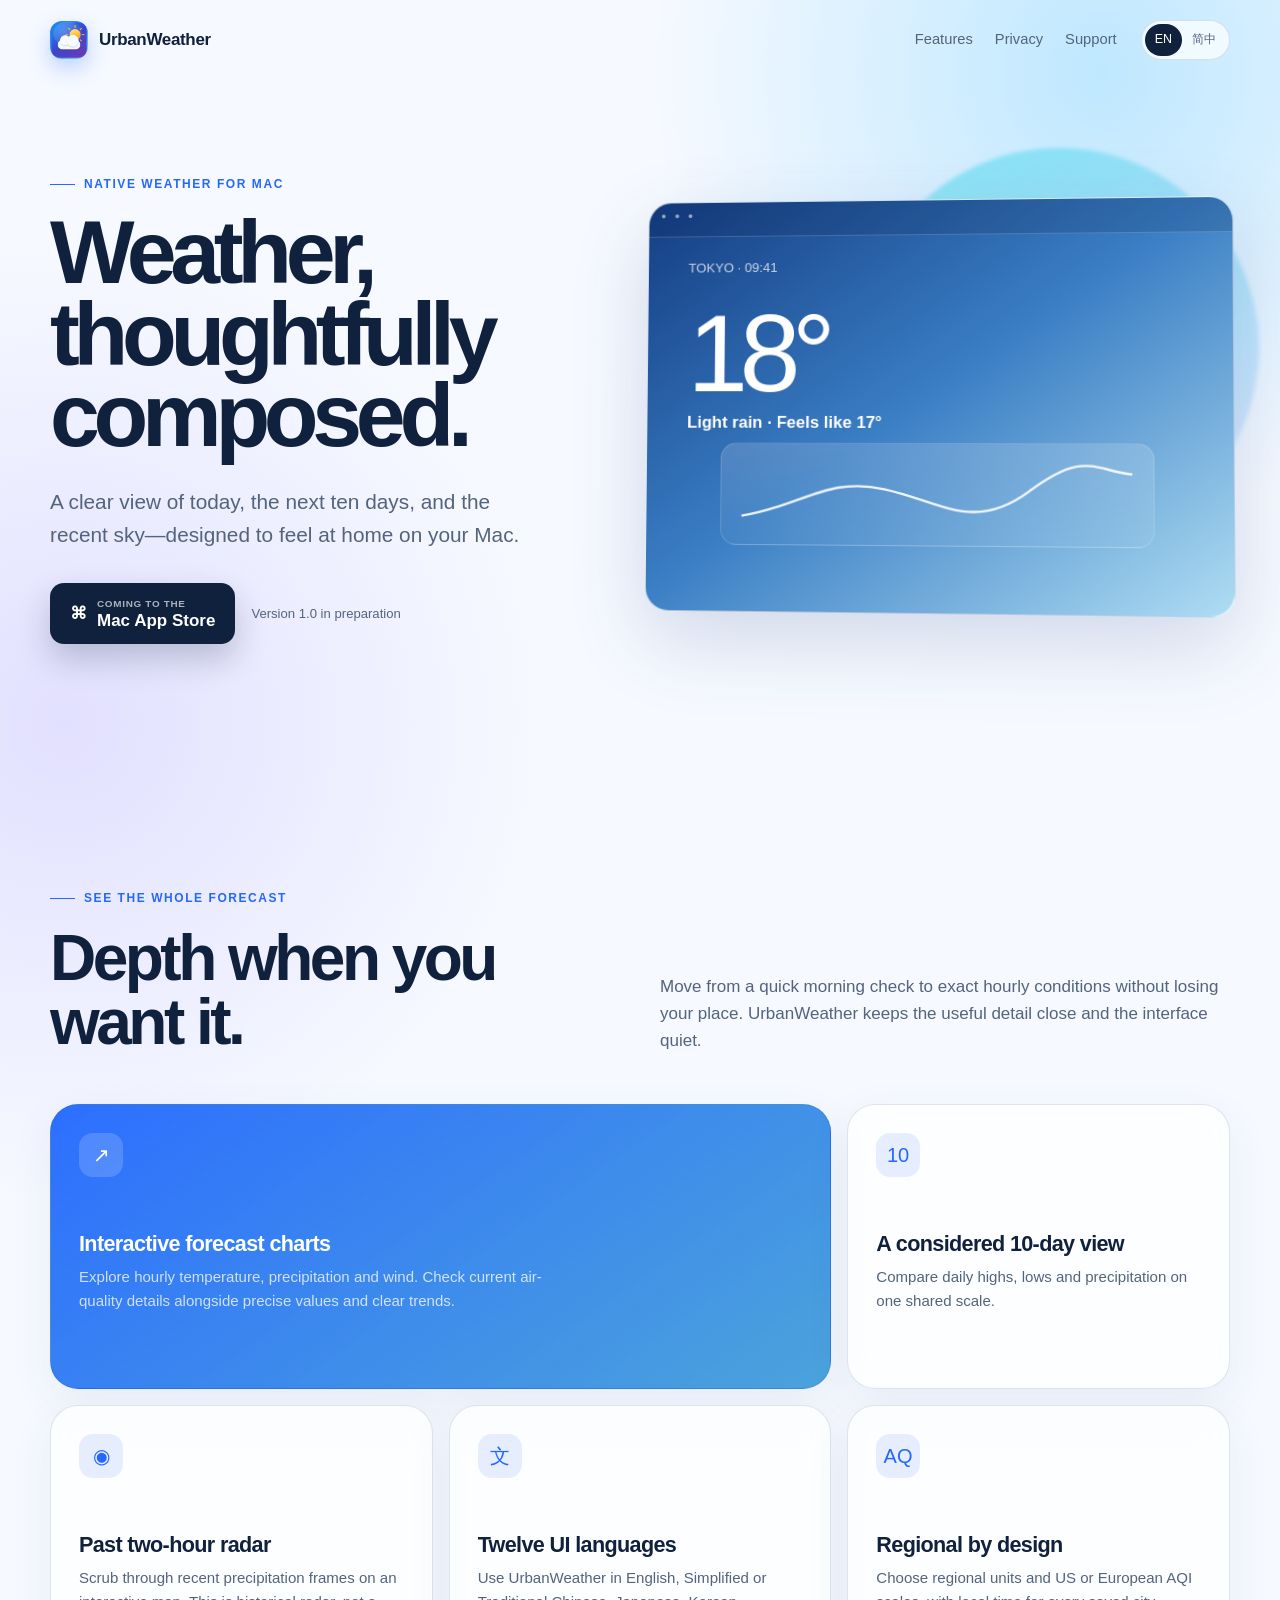
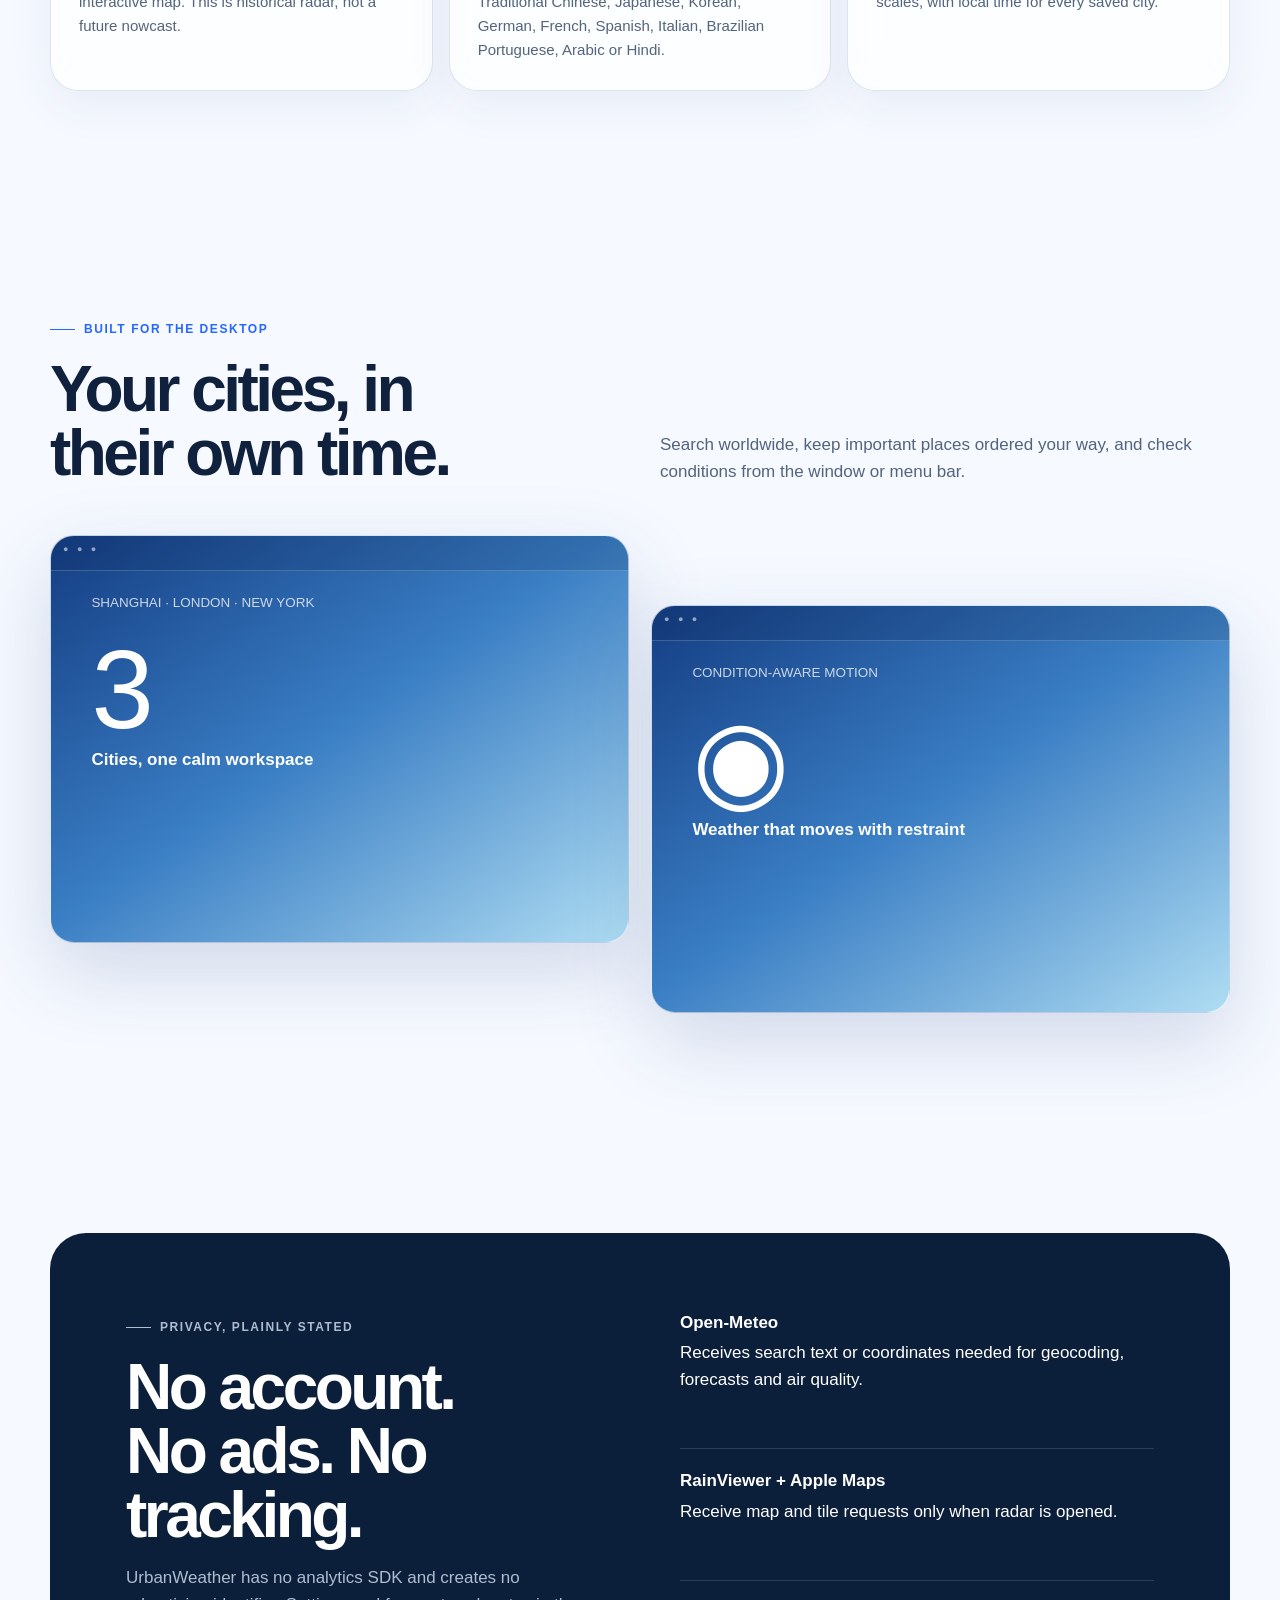
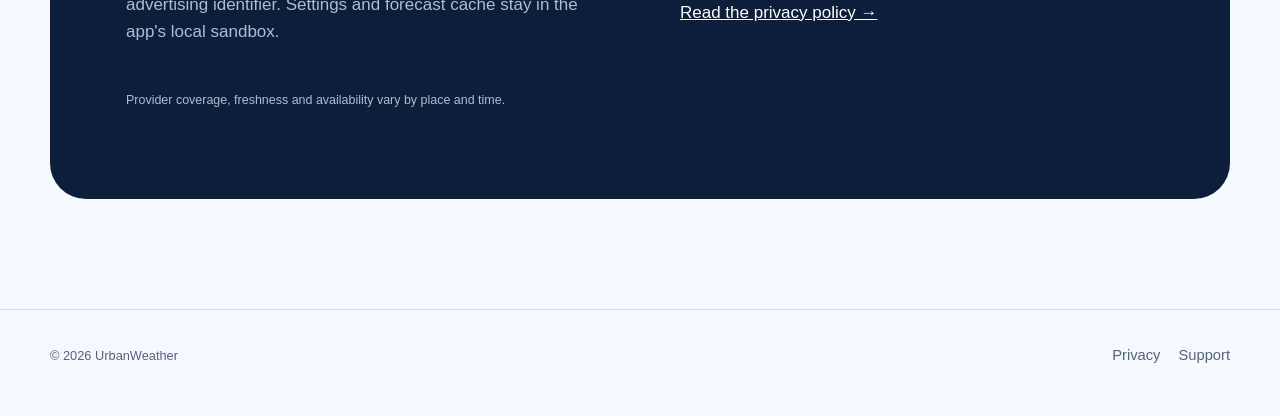
<file: index.html>
<!doctype html>
<html lang="en" data-language="en">
<head>
  <meta charset="utf-8">
  <meta name="viewport" content="width=device-width, initial-scale=1">
  <meta name="description" content="UrbanWeather is a focused Mac weather app with 10-day forecasts, interactive charts, historical radar, and regional detail.">
  <meta name="theme-color" content="#10213d">
  <meta property="og:type" content="website">
  <meta property="og:title" content="UrbanWeather for Mac">
  <meta property="og:description" content="Clear forecasts, historical radar, and global detail in a calm native Mac app.">
  <title data-title-en="UrbanWeather — Weather, thoughtfully composed" data-title-zh="都市天气 — 从容掌握天气">UrbanWeather — Weather, thoughtfully composed</title>
  <link rel="stylesheet" href="styles.css">
  <script type="application/ld+json">{"@context":"https://schema.org","@type":"SoftwareApplication","name":"UrbanWeather","alternateName":"都市天气","applicationCategory":"WeatherApplication","operatingSystem":"macOS","description":"A native Mac weather app with 10-day forecasts, interactive charts, historical precipitation radar and regional presentation."}</script>
  <script src="app.js" defer></script>
</head>
<body>
  <a class="skip-link" href="#main-content"><span lang="en">Skip to content</span><span lang="zh-CN">跳到主要内容</span></a>
  <header class="site-header"><nav class="nav shell" aria-label="Primary navigation"><a class="brand" href="index.html"><span class="brand-mark" aria-hidden="true">☀</span><span lang="en">UrbanWeather</span><span lang="zh-CN">都市天气</span></a><div class="nav-links"><a href="#features"><span lang="en">Features</span><span lang="zh-CN">功能</span></a><a href="privacy.html"><span lang="en">Privacy</span><span lang="zh-CN">隐私</span></a><a href="support.html"><span lang="en">Support</span><span lang="zh-CN">支持</span></a></div><div class="language-picker" role="group" aria-label="Language"><button type="button" data-language="en" aria-pressed="true">EN</button><button type="button" data-language="zh-CN" aria-pressed="false">简中</button></div></nav></header>
  <main id="main-content">
    <section class="hero shell">
      <div><p class="eyebrow"><span lang="en">Native weather for Mac</span><span lang="zh-CN">为 Mac 原生打造</span></p><h1><span lang="en">Weather, thoughtfully composed.</span><span lang="zh-CN">天气，尽在从容之间。</span></h1><p class="hero-copy"><span lang="en">A clear view of today, the next ten days, and the recent sky—designed to feel at home on your Mac.</span><span lang="zh-CN">清晰掌握今天、未来十天与刚刚过去的天空变化，以熟悉的 Mac 体验呈现。</span></p><div class="cta-row"><div class="cta" aria-label="Coming to the Mac App Store"><span aria-hidden="true">⌘</span><span><small><span lang="en">Coming to the</span><span lang="zh-CN">即将登陆</span></small><strong>Mac App Store</strong></span></div><span class="availability"><span lang="en">Version 1.0 in preparation</span><span lang="zh-CN">1.0 版本筹备中</span></span></div></div>
      <div class="product-visual"><div class="orb" aria-hidden="true"></div><div class="window" data-src="screenshots/hero.webp" data-alt="UrbanWeather dashboard showing Tokyo forecast"><div class="weather-placeholder"><div class="place">TOKYO · 09:41</div><div class="temp">18°</div><div class="summary"><span lang="en">Light rain · Feels like 17°</span><span lang="zh-CN">小雨 · 体感 17°</span></div><div class="chart"><svg viewBox="0 0 500 130" role="img" aria-label="Temperature trend"><path d="M0,93 C80,80 110,42 185,58 S300,112 370,60 S450,32 500,38" fill="none" stroke="rgba(255,255,255,.9)" stroke-width="3"/></svg></div></div></div></div>
    </section>
    <section class="section shell" id="features"><div class="section-head"><div><p class="eyebrow"><span lang="en">See the whole forecast</span><span lang="zh-CN">看清天气全貌</span></p><h2><span lang="en">Depth when you want it.</span><span lang="zh-CN">所需细节，一目了然。</span></h2></div><p class="section-intro"><span lang="en">Move from a quick morning check to exact hourly conditions without losing your place. UrbanWeather keeps the useful detail close and the interface quiet.</span><span lang="zh-CN">从清晨速览到逐小时详情，浏览过程始终连贯。都市天气把重要信息放在手边，让界面保持安静清晰。</span></p></div>
      <div class="feature-grid">
        <article class="feature"><div class="feature-icon" aria-hidden="true">↗</div><h3><span lang="en">Interactive forecast charts</span><span lang="zh-CN">交互式预报图表</span></h3><p><span lang="en">Explore hourly temperature, precipitation and wind. Check current air-quality details alongside precise values and clear trends.</span><span lang="zh-CN">查看逐小时温度、降水和风，并在清晰趋势旁查看当前空气质量详情与精确数值。</span></p></article>
        <article class="feature"><div class="feature-icon" aria-hidden="true">10</div><h3><span lang="en">A considered 10-day view</span><span lang="zh-CN">精心设计的 10 日预报</span></h3><p><span lang="en">Compare daily highs, lows and precipitation on one shared scale.</span><span lang="zh-CN">在统一尺度上比较每日高低温与降水概率。</span></p></article>
        <article class="feature"><div class="feature-icon" aria-hidden="true">◉</div><h3><span lang="en">Past two-hour radar</span><span lang="zh-CN">过去两小时雷达</span></h3><p><span lang="en">Scrub through recent precipitation frames on an interactive map. This is historical radar, not a future nowcast.</span><span lang="zh-CN">在交互地图上回看近期降水画面。这是历史雷达，并非未来临近预报。</span></p></article>
        <article class="feature"><div class="feature-icon" aria-hidden="true">文</div><h3><span lang="en">Twelve UI languages</span><span lang="zh-CN">12 种界面语言</span></h3><p><span lang="en">Use UrbanWeather in English, Simplified or Traditional Chinese, Japanese, Korean, German, French, Spanish, Italian, Brazilian Portuguese, Arabic or Hindi.</span><span lang="zh-CN">支持英语、简体中文、繁体中文、日语、韩语、德语、法语、西班牙语、意大利语、巴西葡萄牙语、阿拉伯语与印地语。</span></p></article>
        <article class="feature"><div class="feature-icon" aria-hidden="true">AQ</div><h3><span lang="en">Regional by design</span><span lang="zh-CN">因地制宜</span></h3><p><span lang="en">Choose regional units and US or European AQI scales, with local time for every saved city.</span><span lang="zh-CN">可选地区单位与美国或欧洲 AQI 标准，每个收藏城市均显示当地时间。</span></p></article>
      </div>
    </section>
    <section class="section shell"><div class="section-head"><div><p class="eyebrow"><span lang="en">Built for the desktop</span><span lang="zh-CN">为桌面而生</span></p><h2><span lang="en">Your cities, in their own time.</span><span lang="zh-CN">每座城市，都有自己的时间。</span></h2></div><p class="section-intro"><span lang="en">Search worldwide, keep important places ordered your way, and check conditions from the window or menu bar.</span><span lang="zh-CN">搜索全球地点，按自己的方式排列常用城市，并从主窗口或菜单栏快速查看天气。</span></p></div><div class="showcase"><div class="window" data-src="screenshots/cities.webp" data-alt="UrbanWeather city search and navigation"><div class="weather-placeholder"><div class="place">SHANGHAI · LONDON · NEW YORK</div><div class="temp">3</div><div class="summary"><span lang="en">Cities, one calm workspace</span><span lang="zh-CN">多座城市，一处从容掌握</span></div></div></div><div class="window" data-src="screenshots/motion.webp" data-alt="Condition-aware snow animation in UrbanWeather"><div class="weather-placeholder"><div class="place">CONDITION-AWARE MOTION</div><div class="temp">◉</div><div class="summary"><span lang="en">Weather that moves with restraint</span><span lang="zh-CN">克制而生动的天气氛围</span></div></div></div></div></section>
    <section class="section shell"><div class="trust"><div class="trust-grid"><div><p class="eyebrow"><span lang="en">Privacy, plainly stated</span><span lang="zh-CN">坦诚说明隐私</span></p><h2><span lang="en">No account. No ads. No tracking.</span><span lang="zh-CN">无账户，无广告，无跟踪。</span></h2><p><span lang="en">UrbanWeather has no analytics SDK and creates no advertising identifier. Settings and forecast cache stay in the app's local sandbox.</span><span lang="zh-CN">都市天气不含分析 SDK，也不会创建广告标识符。设置与天气缓存保存在应用本地沙盒中。</span></p></div><div class="trust-list"><div class="trust-item"><strong>Open-Meteo</strong><span lang="en">Receives search text or coordinates needed for geocoding, forecasts and air quality.</span><span lang="zh-CN">接收地名搜索文字或坐标，以提供地理编码、预报与空气质量。</span></div><div class="trust-item"><strong>RainViewer + Apple Maps</strong><span lang="en">Receive map and tile requests only when radar is opened.</span><span lang="zh-CN">仅在打开雷达时接收地图与图块请求。</span></div><a href="privacy.html"><span lang="en">Read the privacy policy →</span><span lang="zh-CN">阅读隐私政策 →</span></a></div></div><p class="fine-print"><span lang="en">Provider coverage, freshness and availability vary by place and time.</span><span lang="zh-CN">数据覆盖、时效与可用性会因地点和时间而异。</span></p></div></section>
  </main>
  <footer class="site-footer"><div class="footer-inner shell"><p><span lang="en">© 2026 UrbanWeather</span><span lang="zh-CN">© 2026都市天气</span></p><div class="footer-links"><a href="privacy.html"><span lang="en">Privacy</span><span lang="zh-CN">隐私</span></a><a href="support.html"><span lang="en">Support</span><span lang="zh-CN">支持</span></a></div></div></footer>
</body>
</html>
</file>
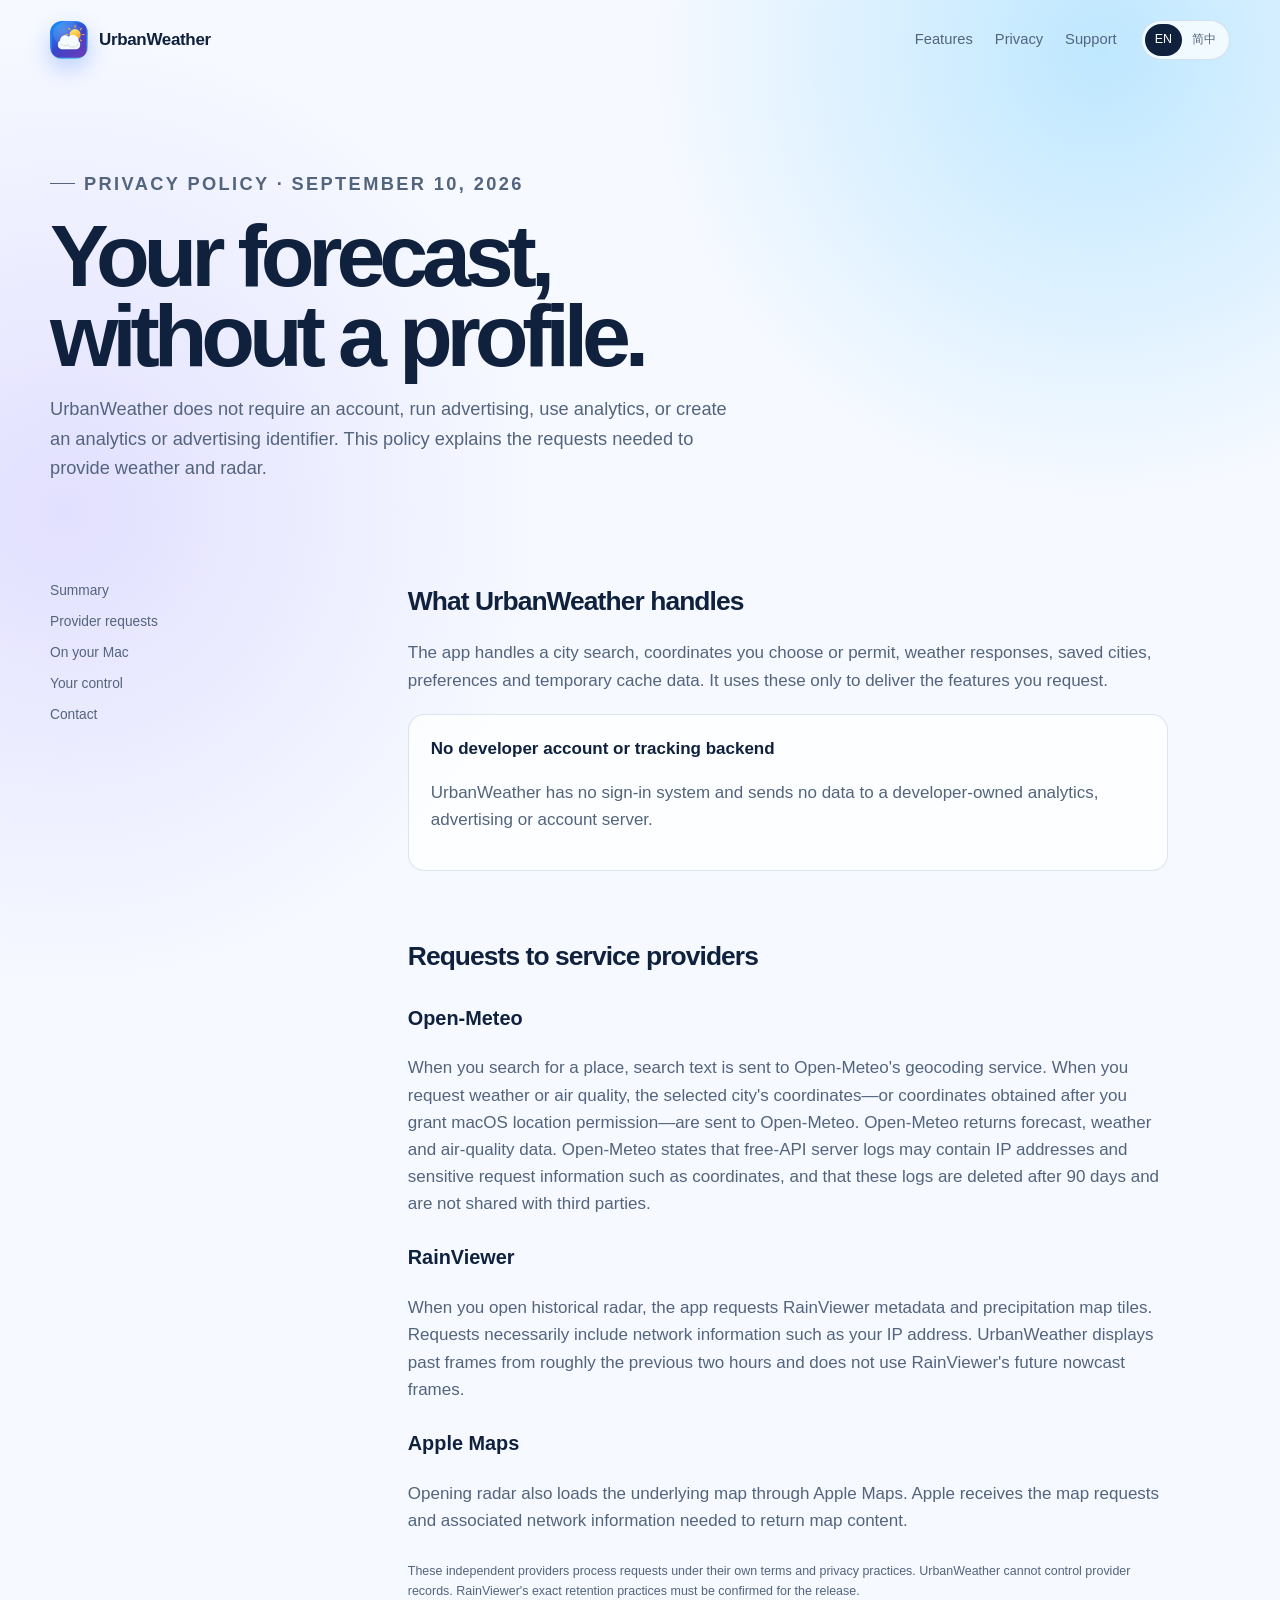
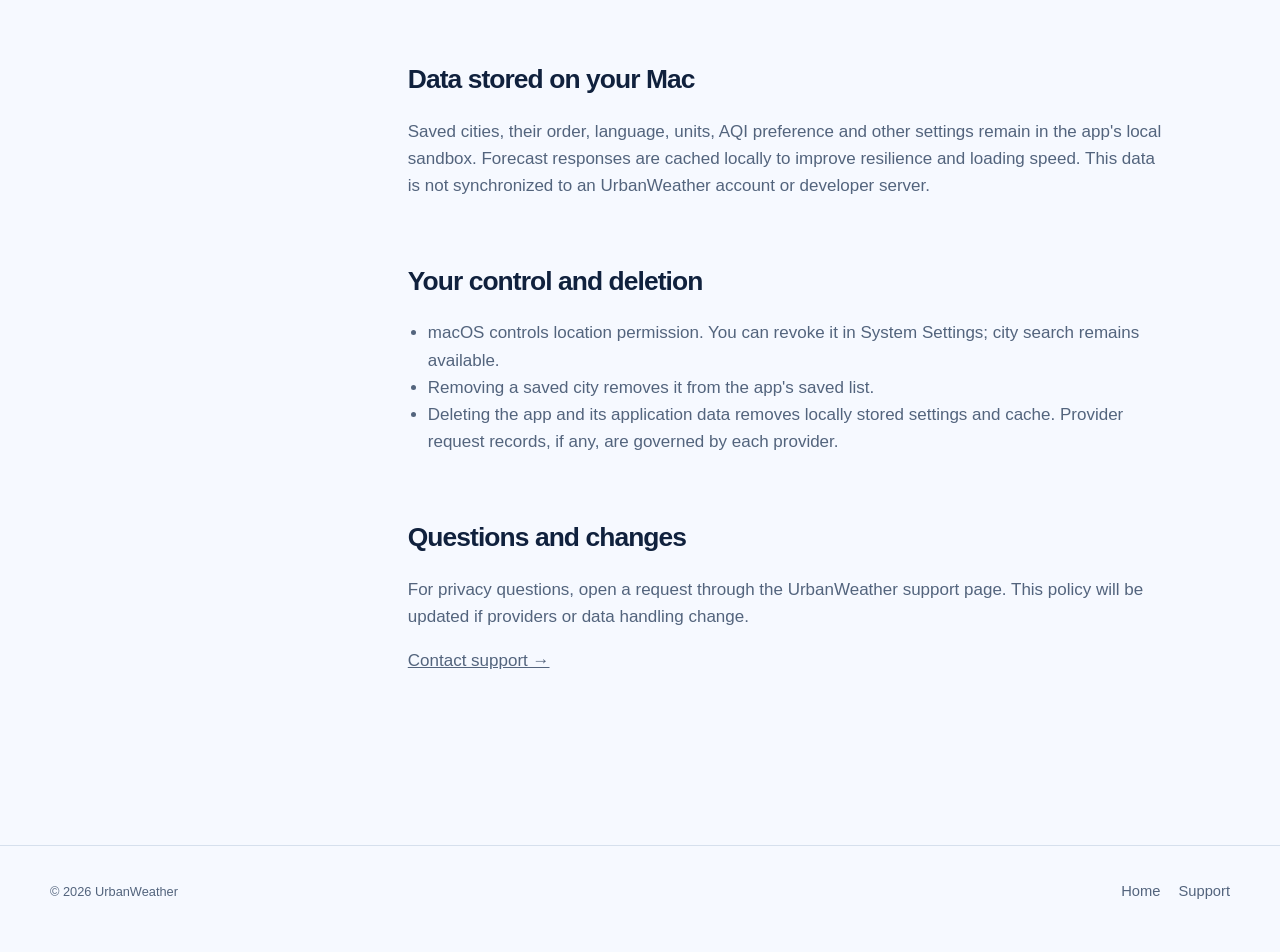
<file: privacy.html>
<!doctype html>
<html lang="en" data-language="en">
<head>
  <meta charset="utf-8">
  <meta name="viewport" content="width=device-width, initial-scale=1">
  <meta name="description" content="Privacy policy for UrbanWeather, including provider requests and local storage.">
  <meta name="theme-color" content="#10213d">
  <meta property="og:type" content="website">
  <meta property="og:title" content="Privacy — UrbanWeather">
  <meta property="og:description" content="How UrbanWeather handles location, provider requests, settings and local cache.">
  <title data-title-en="Privacy — UrbanWeather" data-title-zh="隐私 — 都市天气">Privacy — UrbanWeather</title>
  <link rel="stylesheet" href="styles.css">
  <script src="app.js" defer></script>
</head>
<body>
  <a class="skip-link" href="#main-content"><span lang="en">Skip to content</span><span lang="zh-CN">跳到主要内容</span></a>
  <header class="site-header"><nav class="nav shell" aria-label="Primary navigation"><a class="brand" href="index.html"><span class="brand-mark" aria-hidden="true">☀</span><span lang="en">UrbanWeather</span><span lang="zh-CN">都市天气</span></a><div class="nav-links"><a href="index.html#features"><span lang="en">Features</span><span lang="zh-CN">功能</span></a><a href="privacy.html" aria-current="page"><span lang="en">Privacy</span><span lang="zh-CN">隐私</span></a><a href="support.html"><span lang="en">Support</span><span lang="zh-CN">支持</span></a></div><div class="language-picker" role="group" aria-label="Language"><button type="button" data-language="en" aria-pressed="true">EN</button><button type="button" data-language="zh-CN" aria-pressed="false">简中</button></div></nav></header>
  <main id="main-content" class="shell">
    <header class="page-hero"><p class="eyebrow"><span lang="en">Privacy policy · September 10, 2026</span><span lang="zh-CN">隐私政策 · 2026 年 9 月 10 日</span></p><h1><span lang="en">Your forecast, without a profile.</span><span lang="zh-CN">获取预报，无需建立档案。</span></h1><p><span lang="en">UrbanWeather does not require an account, run advertising, use analytics, or create an analytics or advertising identifier. This policy explains the requests needed to provide weather and radar.</span><span lang="zh-CN">都市天气无需账户，不投放广告、不使用分析工具，也不会创建分析或广告标识符。本政策说明为提供天气与雷达功能所需的网络请求。</span></p></header>
    <div class="prose">
      <nav class="toc" aria-label="Privacy policy sections"><a href="#summary"><span lang="en">Summary</span><span lang="zh-CN">摘要</span></a><a href="#providers"><span lang="en">Provider requests</span><span lang="zh-CN">服务商请求</span></a><a href="#local"><span lang="en">On your Mac</span><span lang="zh-CN">在您的 Mac 上</span></a><a href="#control"><span lang="en">Your control</span><span lang="zh-CN">您的控制权</span></a><a href="#contact"><span lang="en">Contact</span><span lang="zh-CN">联系</span></a></nav>
      <article class="article">
        <section id="summary"><h2><span lang="en">What UrbanWeather handles</span><span lang="zh-CN">都市天气处理哪些信息</span></h2><p><span lang="en">The app handles a city search, coordinates you choose or permit, weather responses, saved cities, preferences and temporary cache data. It uses these only to deliver the features you request.</span><span lang="zh-CN">应用会处理城市搜索文字、您选择或授权的位置坐标、天气响应、收藏城市、偏好设置与临时缓存数据，仅用于提供您所请求的功能。</span></p><div class="notice"><strong><span lang="en">No developer account or tracking backend</span><span lang="zh-CN">无开发者账户或跟踪后端</span></strong><p><span lang="en">UrbanWeather has no sign-in system and sends no data to a developer-owned analytics, advertising or account server.</span><span lang="zh-CN">都市天气没有登录系统，也不会向开发者自有的分析、广告或账户服务器发送数据。</span></p></div></section>
        <section id="providers"><h2><span lang="en">Requests to service providers</span><span lang="zh-CN">向服务商发出的请求</span></h2><h3>Open-Meteo</h3><p><span lang="en">When you search for a place, search text is sent to Open-Meteo's geocoding service. When you request weather or air quality, the selected city's coordinates—or coordinates obtained after you grant macOS location permission—are sent to Open-Meteo. Open-Meteo returns forecast, weather and air-quality data. Open-Meteo states that free-API server logs may contain IP addresses and sensitive request information such as coordinates, and that these logs are deleted after 90 days and are not shared with third parties.</span><span lang="zh-CN">搜索地点时，搜索文字会发送至 Open-Meteo 地理编码服务。请求天气或空气质量时，所选城市的坐标，或您授权 macOS 定位后获得的坐标，会发送至 Open-Meteo。Open-Meteo 随后返回预报、天气与空气质量数据。Open-Meteo 说明免费接口的服务器日志可能包含 IP 地址及坐标等敏感请求信息，日志会在 90 天后删除且不会与第三方共享。</span></p><h3>RainViewer</h3><p><span lang="en">When you open historical radar, the app requests RainViewer metadata and precipitation map tiles. Requests necessarily include network information such as your IP address. UrbanWeather displays past frames from roughly the previous two hours and does not use RainViewer's future nowcast frames.</span><span lang="zh-CN">打开历史雷达时，应用会请求 RainViewer 元数据与降水地图图块。请求必然包含 IP 地址等网络信息。都市天气显示大约过去两小时的历史画面，不使用 RainViewer 的未来临近预报画面。</span></p><h3>Apple Maps</h3><p><span lang="en">Opening radar also loads the underlying map through Apple Maps. Apple receives the map requests and associated network information needed to return map content.</span><span lang="zh-CN">打开雷达时还会通过 Apple 地图加载底图。Apple 会接收返回地图内容所需的地图请求及相关网络信息。</span></p><p class="fine-print"><span lang="en">These independent providers process requests under their own terms and privacy practices. UrbanWeather cannot control provider records. RainViewer's exact retention practices must be confirmed for the release.</span><span lang="zh-CN">这些独立服务商依据各自条款与隐私惯例处理请求，都市天气无法控制服务商保存的记录。正式发布时仍需确认 RainViewer 的具体数据保留方式。</span></p></section>
        <section id="local"><h2><span lang="en">Data stored on your Mac</span><span lang="zh-CN">保存在 Mac 上的数据</span></h2><p><span lang="en">Saved cities, their order, language, units, AQI preference and other settings remain in the app's local sandbox. Forecast responses are cached locally to improve resilience and loading speed. This data is not synchronized to an UrbanWeather account or developer server.</span><span lang="zh-CN">收藏城市及其顺序、语言、单位、AQI 偏好与其他设置保存在应用本地沙盒中。天气响应也会在本地缓存，以提升稳定性与加载速度。这些数据不会同步至都市天气账户或开发者服务器。</span></p></section>
        <section id="control"><h2><span lang="en">Your control and deletion</span><span lang="zh-CN">您的控制权与删除方式</span></h2><ul><li><span lang="en">macOS controls location permission. You can revoke it in System Settings; city search remains available.</span><span lang="zh-CN">定位权限由 macOS 管理。您可以在系统设置中撤销权限，城市搜索仍可使用。</span></li><li><span lang="en">Removing a saved city removes it from the app's saved list.</span><span lang="zh-CN">删除收藏城市会将其从应用列表中移除。</span></li><li><span lang="en">Deleting the app and its application data removes locally stored settings and cache. Provider request records, if any, are governed by each provider.</span><span lang="zh-CN">删除应用及其应用数据会移除本地设置与缓存。服务商可能留存的请求记录由各服务商管理。</span></li></ul></section>
        <section id="contact"><h2><span lang="en">Questions and changes</span><span lang="zh-CN">问题与政策变更</span></h2><p><span lang="en">For privacy questions, open a request through the UrbanWeather support page. This policy will be updated if providers or data handling change.</span><span lang="zh-CN">如有隐私问题，请通过都市天气支持页提交请求。如服务商或数据处理方式发生变化，本政策将随之更新。</span></p><p><a href="support.html#contact"><span lang="en">Contact support →</span><span lang="zh-CN">联系支持 →</span></a></p></section>
      </article>
    </div>
  </main>
  <footer class="site-footer"><div class="footer-inner shell"><p><span lang="en">© 2026 UrbanWeather</span><span lang="zh-CN">© 2026都市天气</span></p><div class="footer-links"><a href="index.html"><span lang="en">Home</span><span lang="zh-CN">首页</span></a><a href="support.html"><span lang="en">Support</span><span lang="zh-CN">支持</span></a></div></div></footer>
</body>
</html>
</file>
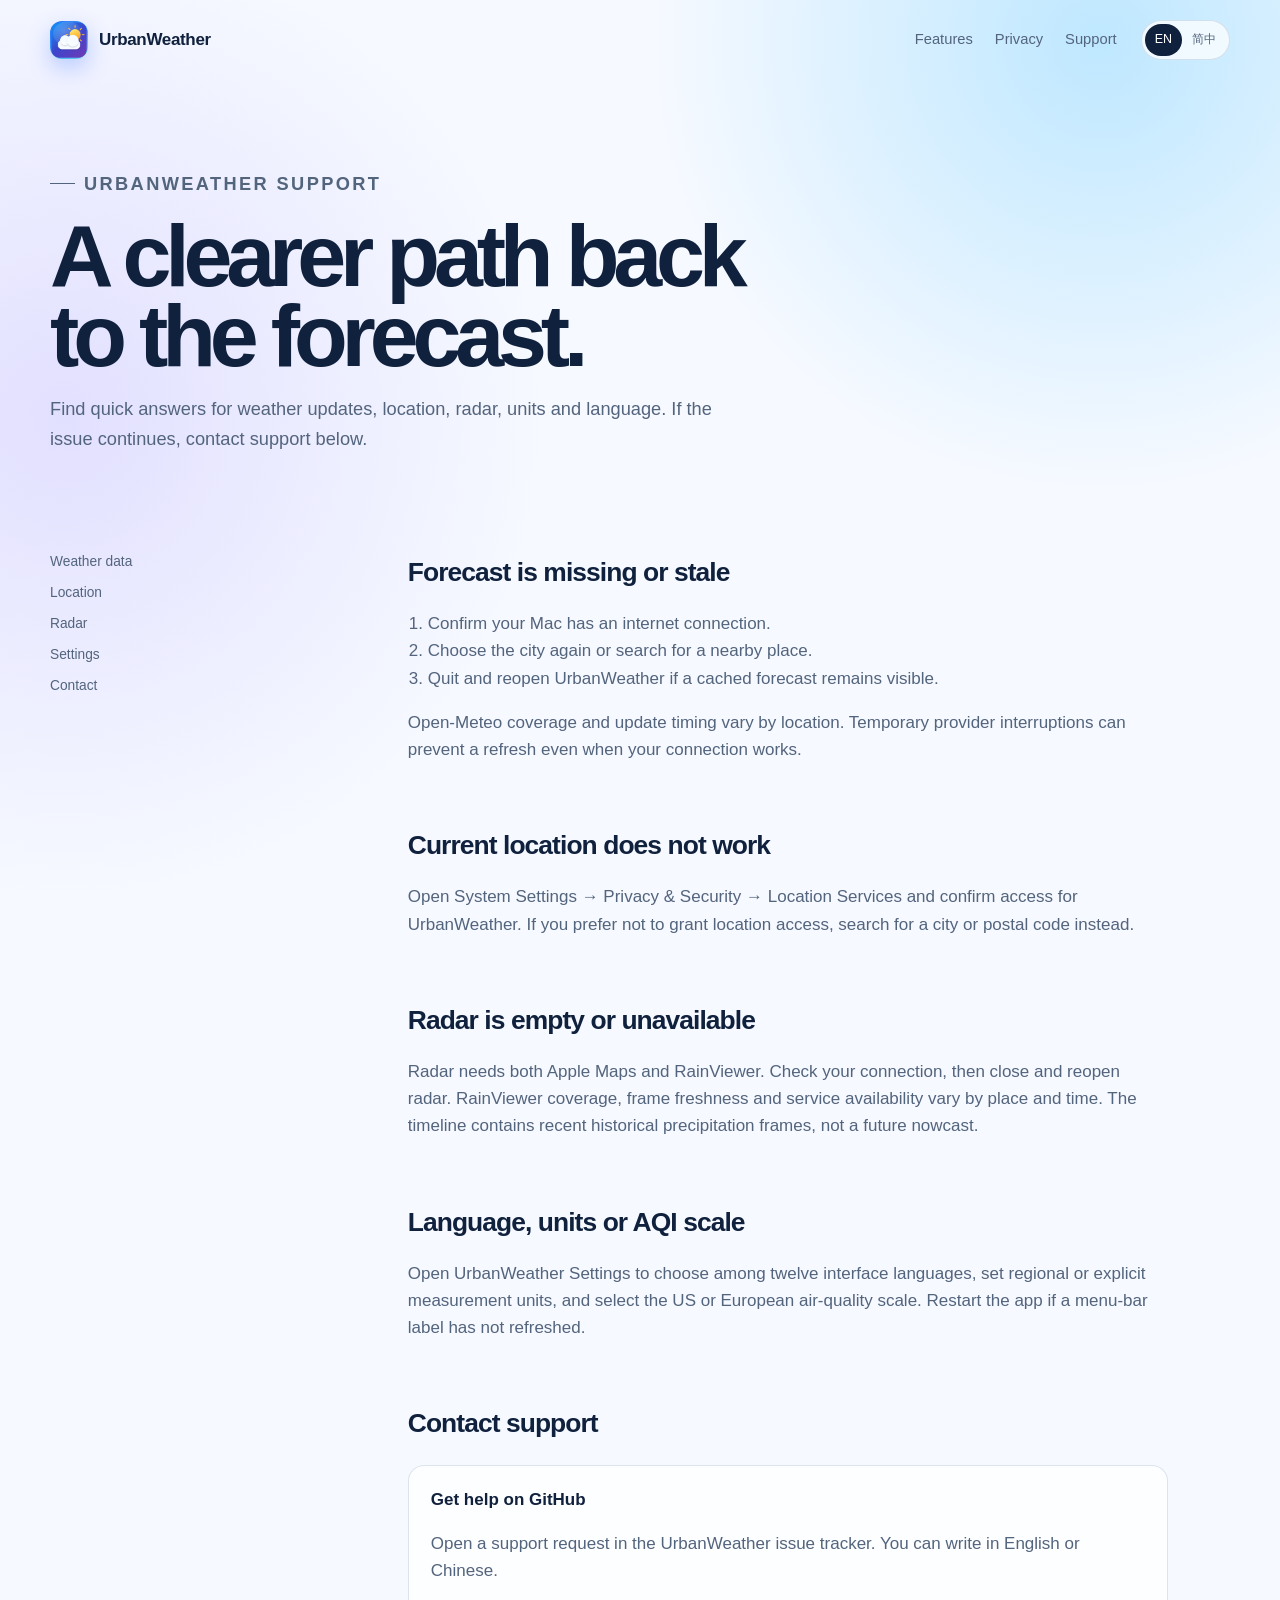
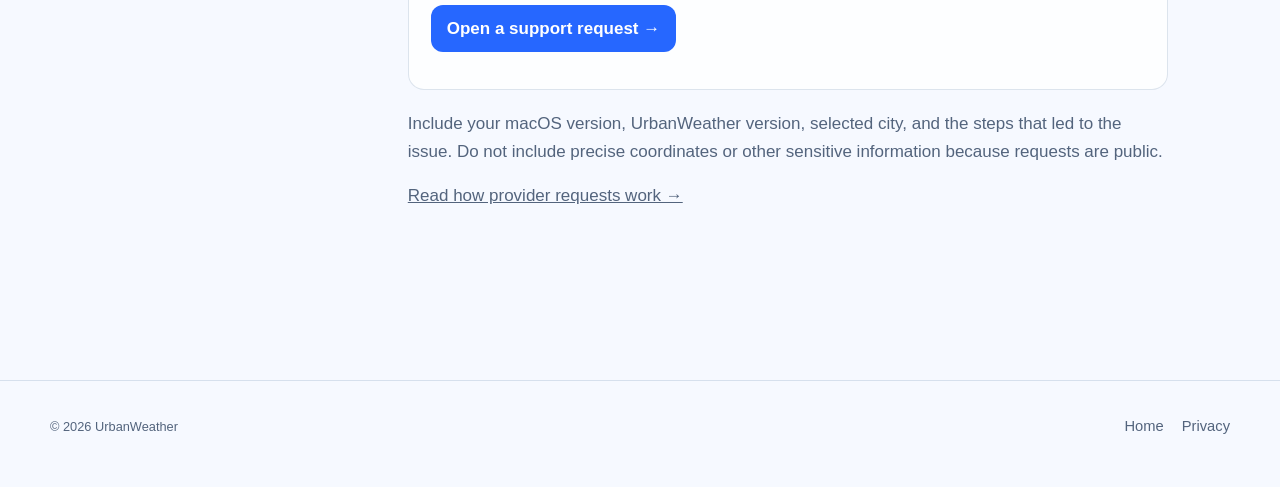
<file: support.html>
<!doctype html>
<html lang="en" data-language="en">
<head>
  <meta charset="utf-8">
  <meta name="viewport" content="width=device-width, initial-scale=1">
  <meta name="description" content="Support and troubleshooting for UrbanWeather on Mac.">
  <meta name="theme-color" content="#10213d">
  <meta property="og:type" content="website">
  <meta property="og:title" content="Support — UrbanWeather">
  <meta property="og:description" content="Practical help for forecasts, location, radar, units and language in UrbanWeather.">
  <title data-title-en="Support — UrbanWeather" data-title-zh="支持 — 都市天气">Support — UrbanWeather</title>
  <link rel="stylesheet" href="styles.css">
  <script src="app.js" defer></script>
</head>
<body>
  <a class="skip-link" href="#main-content"><span lang="en">Skip to content</span><span lang="zh-CN">跳到主要内容</span></a>
  <header class="site-header"><nav class="nav shell" aria-label="Primary navigation"><a class="brand" href="index.html"><span class="brand-mark" aria-hidden="true">☀</span><span lang="en">UrbanWeather</span><span lang="zh-CN">都市天气</span></a><div class="nav-links"><a href="index.html#features"><span lang="en">Features</span><span lang="zh-CN">功能</span></a><a href="privacy.html"><span lang="en">Privacy</span><span lang="zh-CN">隐私</span></a><a href="support.html" aria-current="page"><span lang="en">Support</span><span lang="zh-CN">支持</span></a></div><div class="language-picker" role="group" aria-label="Language"><button type="button" data-language="en" aria-pressed="true">EN</button><button type="button" data-language="zh-CN" aria-pressed="false">简中</button></div></nav></header>
  <main id="main-content" class="shell">
    <header class="page-hero"><p class="eyebrow"><span lang="en">UrbanWeather support</span><span lang="zh-CN">都市天气支持</span></p><h1><span lang="en">A clearer path back to the forecast.</span><span lang="zh-CN">顺利回到清晰预报。</span></h1><p><span lang="en">Find quick answers for weather updates, location, radar, units and language. If the issue continues, contact support below.</span><span lang="zh-CN">快速解决天气更新、定位、雷达、单位和语言问题。如问题仍未解决，请通过下方入口联系支持。</span></p></header>
    <div class="prose">
      <nav class="toc" aria-label="Support sections"><a href="#weather"><span lang="en">Weather data</span><span lang="zh-CN">天气数据</span></a><a href="#location"><span lang="en">Location</span><span lang="zh-CN">定位</span></a><a href="#radar"><span lang="en">Radar</span><span lang="zh-CN">雷达</span></a><a href="#settings"><span lang="en">Settings</span><span lang="zh-CN">设置</span></a><a href="#contact"><span lang="en">Contact</span><span lang="zh-CN">联系</span></a></nav>
      <article class="article">
        <section id="weather"><h2><span lang="en">Forecast is missing or stale</span><span lang="zh-CN">预报缺失或未更新</span></h2><ol><li><span lang="en">Confirm your Mac has an internet connection.</span><span lang="zh-CN">确认 Mac 已连接互联网。</span></li><li><span lang="en">Choose the city again or search for a nearby place.</span><span lang="zh-CN">重新选择该城市，或搜索附近地点。</span></li><li><span lang="en">Quit and reopen UrbanWeather if a cached forecast remains visible.</span><span lang="zh-CN">如果仍显示缓存预报，请退出并重新打开都市天气。</span></li></ol><p><span lang="en">Open-Meteo coverage and update timing vary by location. Temporary provider interruptions can prevent a refresh even when your connection works.</span><span lang="zh-CN">Open-Meteo 的覆盖范围与更新时间因地点而异。即使网络正常，服务商临时中断也可能导致刷新失败。</span></p></section>
        <section id="location"><h2><span lang="en">Current location does not work</span><span lang="zh-CN">当前位置无法使用</span></h2><p><span lang="en">Open System Settings → Privacy &amp; Security → Location Services and confirm access for UrbanWeather. If you prefer not to grant location access, search for a city or postal code instead.</span><span lang="zh-CN">打开“系统设置”→“隐私与安全性”→“定位服务”，确认已允许都市天气使用定位。若不希望授权定位，也可以搜索城市或邮政编码。</span></p></section>
        <section id="radar"><h2><span lang="en">Radar is empty or unavailable</span><span lang="zh-CN">雷达为空或不可用</span></h2><p><span lang="en">Radar needs both Apple Maps and RainViewer. Check your connection, then close and reopen radar. RainViewer coverage, frame freshness and service availability vary by place and time. The timeline contains recent historical precipitation frames, not a future nowcast.</span><span lang="zh-CN">雷达同时依赖 Apple 地图与 RainViewer。请检查网络后关闭并重新打开雷达。RainViewer 的覆盖范围、画面时效与服务可用性会因地点和时间而异。时间轴显示近期历史降水画面，并非未来临近预报。</span></p></section>
        <section id="settings"><h2><span lang="en">Language, units or AQI scale</span><span lang="zh-CN">语言、单位或 AQI 标准</span></h2><p><span lang="en">Open UrbanWeather Settings to choose among twelve interface languages, set regional or explicit measurement units, and select the US or European air-quality scale. Restart the app if a menu-bar label has not refreshed.</span><span lang="zh-CN">打开都市天气设置，可在 12 种界面语言中选择，设置地区默认或指定计量单位，并选择美国或欧洲空气质量标准。如果菜单栏文字未更新，请重新启动应用。</span></p></section>
        <section id="contact"><h2><span lang="en">Contact support</span><span lang="zh-CN">联系支持</span></h2><div class="notice"><strong><span lang="en">Get help on GitHub</span><span lang="zh-CN">通过 GitHub 获取帮助</span></strong><p><span lang="en">Open a support request in the UrbanWeather issue tracker. You can write in English or Chinese.</span><span lang="zh-CN">请在都市天气问题跟踪器中提交支持请求，可使用中文或英文。</span></p><p><a class="support-button" href="https://github.com/zy765450034/UrbanWeather/issues/new" rel="noopener noreferrer"><span lang="en">Open a support request →</span><span lang="zh-CN">提交支持请求 →</span></a></p></div><p><span lang="en">Include your macOS version, UrbanWeather version, selected city, and the steps that led to the issue. Do not include precise coordinates or other sensitive information because requests are public.</span><span lang="zh-CN">请提供 macOS 版本、都市天气版本、所选城市与复现步骤。支持请求为公开内容，请勿包含精确坐标或其他敏感信息。</span></p><p><a href="privacy.html"><span lang="en">Read how provider requests work →</span><span lang="zh-CN">了解服务商请求方式 →</span></a></p></section>
      </article>
    </div>
  </main>
  <footer class="site-footer"><div class="footer-inner shell"><p><span lang="en">© 2026 UrbanWeather</span><span lang="zh-CN">© 2026都市天气</span></p><div class="footer-links"><a href="index.html"><span lang="en">Home</span><span lang="zh-CN">首页</span></a><a href="privacy.html"><span lang="en">Privacy</span><span lang="zh-CN">隐私</span></a></div></div></footer>
</body>
</html>
</file>
<file: styles.css>
:root {
  color-scheme: light dark;
  --ink: #10213d;
  --muted: #53647d;
  --paper: #f6f9ff;
  --glass: rgba(255, 255, 255, 0.72);
  --line: rgba(34, 82, 136, 0.15);
  --accent: #2667ff;
  --accent-2: #44b5e8;
  --shadow: 0 28px 80px rgba(39, 74, 132, 0.18);
  --radius: 28px;
}

* { box-sizing: border-box; }
html { scroll-behavior: smooth; }
body {
  margin: 0;
  min-width: 320px;
  color: var(--ink);
  background:
    radial-gradient(circle at 86% 2%, rgba(107, 205, 255, 0.4), transparent 28rem),
    radial-gradient(circle at 5% 20%, rgba(154, 134, 255, 0.22), transparent 30rem),
    var(--paper);
  font-family: -apple-system, BlinkMacSystemFont, "SF Pro Display", "Segoe UI", sans-serif;
  font-size: 17px;
  line-height: 1.6;
}
a { color: inherit; }
button, a { -webkit-tap-highlight-color: transparent; }
:focus-visible { outline: 3px solid #ff9f43; outline-offset: 4px; border-radius: 6px; }
.skip-link { position: fixed; left: 1rem; top: -5rem; z-index: 100; padding: .65rem 1rem; background: var(--ink); color: var(--paper); }
.skip-link:focus { top: 1rem; }
.shell { width: min(1180px, calc(100% - 40px)); margin-inline: auto; }
.site-header { padding: 20px 0; }
.nav { display: flex; align-items: center; gap: 24px; }
.brand { display: inline-flex; align-items: center; gap: 11px; text-decoration: none; font-weight: 750; letter-spacing: -.02em; }
.brand-mark { position: relative; width: 38px; aspect-ratio: 1; overflow: hidden; display: grid; place-items: center; border-radius: 12px; color: white; background: linear-gradient(145deg, #2268ff, #64d8ed); box-shadow: 0 9px 22px rgba(38,103,255,.28); }
.brand-mark img { position: absolute; inset: 0; width: 100%; height: 100%; object-fit: cover; }
.nav-links { display: flex; gap: 22px; margin-left: auto; }
.nav-links a, .footer-links a { color: var(--muted); text-decoration: none; font-size: .92rem; }
.nav-links a:hover, .footer-links a:hover { color: var(--accent); }
.language-picker { display: inline-flex; padding: 3px; border: 1px solid var(--line); border-radius: 999px; background: var(--glass); }
.language-picker button { border: 0; border-radius: 999px; padding: 6px 10px; color: var(--muted); background: transparent; cursor: pointer; font: inherit; font-size: .78rem; }
.language-picker button[aria-pressed="true"] { color: white; background: var(--ink); }
body [lang="zh-CN"] { display: none; }
html[data-language="zh-CN"] [lang="en"] { display: none; }
html[data-language="zh-CN"] [lang="zh-CN"] { display: revert; }

.hero { display: grid; grid-template-columns: .92fr 1.08fr; align-items: center; gap: clamp(42px, 7vw, 96px); min-height: 690px; padding: 70px 0 110px; }
.eyebrow { display: inline-flex; align-items: center; gap: 9px; margin: 0 0 18px; color: var(--accent); font-size: .75rem; font-weight: 760; letter-spacing: .13em; text-transform: uppercase; }
.eyebrow::before { content: ""; width: 25px; height: 1px; background: currentColor; }
h1 { margin: 0; max-width: 12ch; font-size: clamp(3.25rem, 7vw, 6.5rem); line-height: .91; letter-spacing: -.07em; }
.hero-copy { max-width: 590px; margin: 28px 0 32px; color: var(--muted); font-size: clamp(1.05rem, 2vw, 1.3rem); }
.cta-row { display: flex; flex-wrap: wrap; align-items: center; gap: 16px; }
.cta { display: inline-flex; align-items: center; gap: 10px; padding: 13px 20px; border-radius: 14px; color: white; background: var(--ink); font-weight: 700; box-shadow: 0 15px 32px rgba(16,33,61,.22); }
.cta small { display: block; color: rgba(255,255,255,.65); font-size: .62rem; font-weight: 600; letter-spacing: .07em; text-transform: uppercase; }
.cta strong { display: block; line-height: 1.1; }
.availability { color: var(--muted); font-size: .82rem; }
.product-visual { position: relative; }
.orb { position: absolute; width: 68%; aspect-ratio: 1; inset: -12% -5% auto auto; border-radius: 50%; opacity: .7; filter: blur(2px); background: linear-gradient(145deg, rgba(71,221,236,.8), rgba(91,90,255,.16)); }
.window { position: relative; aspect-ratio: 1.42; overflow: hidden; border: 1px solid rgba(255,255,255,.65); border-radius: 24px; background: linear-gradient(145deg, #143d83, #3a7ec4 48%, #afddf3); box-shadow: var(--shadow); transform: perspective(1200px) rotateY(-4deg) rotateX(2deg); }
.window::before { content: ""; position: absolute; inset: 0 0 auto; height: 34px; border-bottom: 1px solid rgba(255,255,255,.18); background: rgba(10,28,63,.16); }
.window::after { content: "●  ●  ●"; position: absolute; top: 6px; left: 12px; color: rgba(255,255,255,.55); font-size: 9px; letter-spacing: 3px; }
.window.has-image { background: #17385e; }
.window img { width: 100%; height: 100%; display: block; object-fit: cover; }
.weather-placeholder { position: absolute; inset: 56px 7% 8%; color: white; }
.has-image .weather-placeholder { display: none; }
.place { font-size: .84rem; opacity: .76; }
.temp { margin-top: 4%; font-size: clamp(4rem, 9vw, 7rem); line-height: 1; letter-spacing: -.08em; }
.summary { font-weight: 650; }
.chart { position: absolute; inset: auto 7% 10%; height: 32%; border: 1px solid rgba(255,255,255,.16); border-radius: 16px; background: linear-gradient(180deg, rgba(255,255,255,.16), rgba(255,255,255,.04)); }
.chart svg { width: 100%; height: 100%; }

.section { padding: 110px 0; }
.section-head { display: grid; grid-template-columns: 1fr 1fr; gap: 40px; margin-bottom: 50px; }
.section h2 { margin: 0; max-width: 13ch; font-size: clamp(2.3rem, 5vw, 4.2rem); line-height: 1; letter-spacing: -.055em; }
.section-intro { align-self: end; margin: 0; color: var(--muted); }
.feature-grid { display: grid; grid-template-columns: repeat(3, 1fr); gap: 16px; }
.feature { min-height: 285px; padding: 28px; border: 1px solid var(--line); border-radius: var(--radius); background: var(--glass); box-shadow: 0 14px 45px rgba(39,74,132,.07); backdrop-filter: blur(18px); }
.feature:first-child { grid-column: span 2; background: linear-gradient(145deg, rgba(33,103,255,.95), rgba(56,153,215,.9)); color: white; }
.feature-icon { display: grid; place-items: center; width: 44px; height: 44px; border-radius: 14px; background: rgba(38,103,255,.11); color: var(--accent); font-size: 1.25rem; }
.feature:first-child .feature-icon { color: white; background: rgba(255,255,255,.17); }
.feature h3 { margin: 55px 0 8px; font-size: 1.35rem; line-height: 1.15; letter-spacing: -.03em; }
.feature p { margin: 0; color: var(--muted); font-size: .94rem; }
.feature:first-child p { max-width: 58ch; color: rgba(255,255,255,.76); }
.showcase { display: grid; grid-template-columns: 1fr 1fr; gap: 22px; }
.showcase .window { transform: none; }
.showcase .window:nth-child(2) { margin-top: 70px; }
.trust { border-radius: 36px; padding: clamp(32px, 7vw, 76px); color: white; background: #0c1f3a; }
.trust-grid { display: grid; grid-template-columns: 1fr 1fr; gap: 80px; }
.trust h2 { max-width: 11ch; }
.trust p { color: #aebdd0; }
.trust-list { display: grid; gap: 18px; }
.trust-item { padding: 0 0 18px; border-bottom: 1px solid rgba(255,255,255,.13); }
.trust-item strong { display: block; margin-bottom: 3px; }
.fine-print { margin-top: 28px; color: #8ea2bb; font-size: .78rem; }

.page-hero { padding: 85px 0 60px; }
.page-hero h1 { max-width: 15ch; font-size: clamp(3rem, 7vw, 5.5rem); }
.page-hero p { max-width: 680px; color: var(--muted); font-size: 1.14rem; }
.prose { display: grid; grid-template-columns: minmax(180px, .35fr) minmax(0, 1fr); gap: 70px; padding: 20px 0 110px; }
.toc { position: sticky; top: 30px; align-self: start; display: grid; gap: 9px; }
.toc a { color: var(--muted); text-decoration: none; font-size: .86rem; }
.article { max-width: 760px; }
.article section { scroll-margin-top: 28px; padding: 0 0 44px; }
.article h2 { margin: 0 0 12px; font-size: 1.65rem; letter-spacing: -.035em; }
.article h3 { margin-top: 25px; }
.article p, .article li { color: var(--muted); }
.article ul, .article ol { padding-left: 1.25rem; }
.notice { margin: 20px 0; padding: 20px 22px; border: 1px solid var(--line); border-radius: 16px; background: var(--glass); }
.support-button { display: inline-flex; margin-top: 4px; padding: 10px 16px; border-radius: 12px; color: white; background: var(--accent); text-decoration: none; font-weight: 700; }
.support-button:hover { filter: brightness(1.08); }
.site-footer { padding: 34px 0 48px; border-top: 1px solid var(--line); }
.footer-inner { display: flex; align-items: center; gap: 25px; }
.footer-inner p { margin: 0; color: var(--muted); font-size: .8rem; }
.footer-links { display: flex; gap: 18px; margin-left: auto; }

@media (prefers-color-scheme: dark) {
  :root { --ink: #edf4ff; --muted: #a9b8cd; --paper: #081426; --glass: rgba(15,36,65,.72); --line: rgba(181,211,255,.14); --shadow: 0 30px 80px rgba(0,0,0,.35); }
  body { background: radial-gradient(circle at 86% 2%, rgba(23,130,191,.32), transparent 28rem), radial-gradient(circle at 5% 20%, rgba(83,71,180,.22), transparent 30rem), var(--paper); }
  .language-picker button[aria-pressed="true"], .cta { color: #0a1930; background: #eef5ff; }
  .cta small { color: rgba(10,25,48,.58); }
}
@media (max-width: 820px) {
  .nav-links { display: none; }
  .language-picker { margin-left: auto; }
  .hero { grid-template-columns: 1fr; min-height: auto; padding-top: 45px; }
  .product-visual { width: min(680px, 100%); }
  .section-head, .trust-grid { grid-template-columns: 1fr; gap: 20px; }
  .feature-grid { grid-template-columns: 1fr 1fr; }
  .feature:first-child { grid-column: span 2; }
  .prose { grid-template-columns: 1fr; gap: 35px; }
  .toc { position: static; grid-template-columns: repeat(2, 1fr); }
}
@media (max-width: 560px) {
  .shell { width: min(100% - 28px, 1180px); }
  .brand span:last-child { display: none; }
  .hero { padding-bottom: 70px; }
  h1 { font-size: 3.4rem; }
  .feature-grid, .showcase { grid-template-columns: 1fr; }
  .feature:first-child { grid-column: auto; }
  .feature { min-height: 240px; }
  .showcase .window:nth-child(2) { margin-top: 0; }
  .section { padding: 75px 0; }
  .footer-inner { align-items: flex-start; flex-direction: column; }
  .footer-links { margin-left: 0; }
}
@media (prefers-reduced-motion: reduce) {
  html { scroll-behavior: auto; }
  *, *::before, *::after { animation-duration: .01ms !important; animation-iteration-count: 1 !important; transition-duration: .01ms !important; }
  .window { transform: none; }
}
</file>
